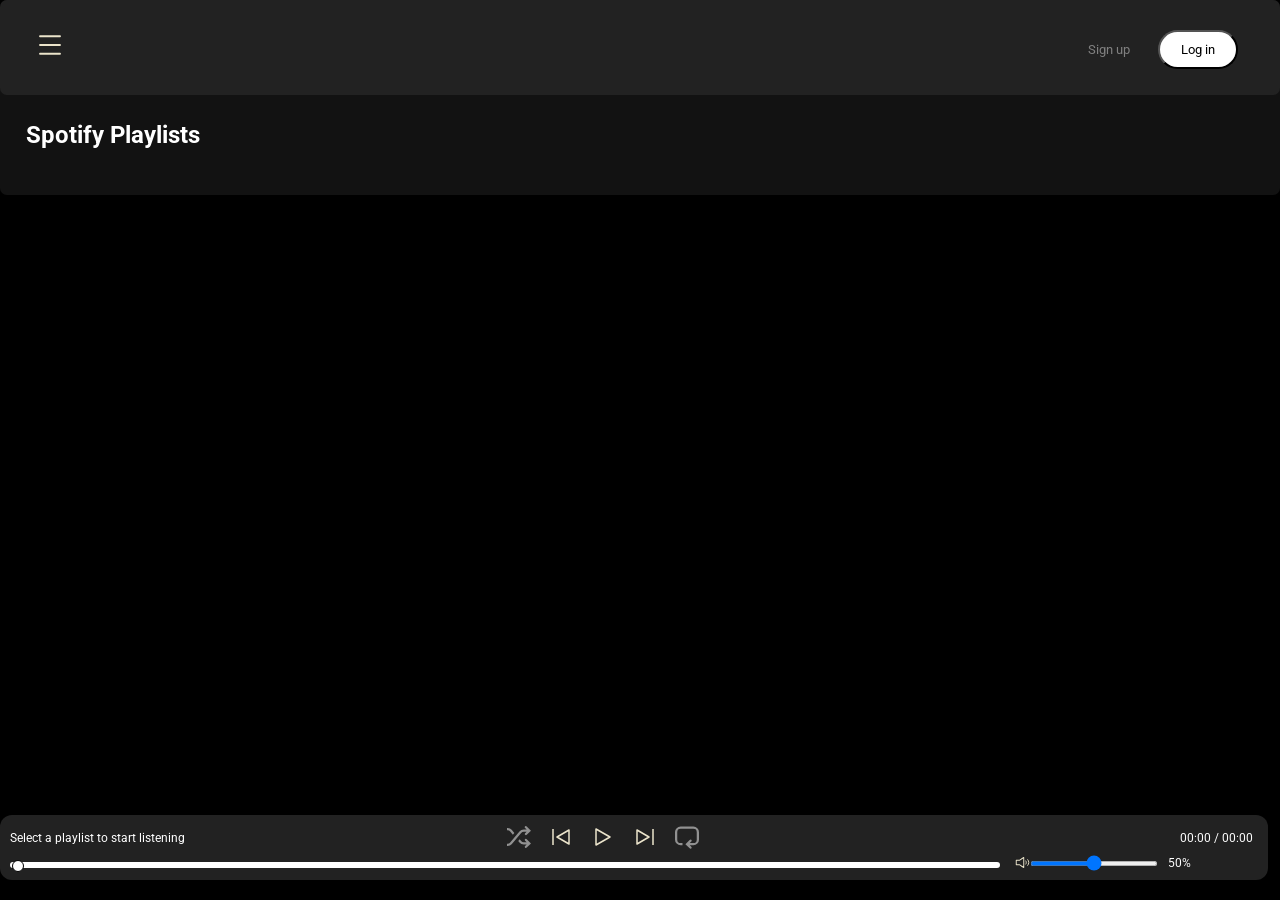
<file: index.html>
<!DOCTYPE html>
<html lang="en">

<head>
    <meta charset="UTF-8">
    <meta name="viewport" content="width=device-width, initial-scale=1.0">

    <title>Spotify - Webplayer: Music for everyone</title>

    <meta name="description"
        content="Listen to your favorite music online with Spotify Webplayer. Enjoy a seamless music experience on any device.">
    <meta name="keywords" content="Spotify, web player, music, online music, playlists, artists">
    <meta name="author" content="Abhishek Singh">

    <!-- Stylesheets -->
    <link rel="stylesheet" href="css/style.css">
    <link rel="stylesheet" href="css/utilities.css">
    <link rel="stylesheet" href="css/responsive.css">
    <link rel="icon" href="favicon.ico" type="image/x-icon">
</head>

<body>
<div class="container bg-black flex">

    <!-- =====================
         LEFT SIDEBAR
         ===================== -->
    <aside class="left">
        <button class="close invert" aria-label="Close sidebar">
            <img src="img/close.svg" alt="">
        </button>

        <img class="invert logo" width="150" src="img/logo.svg" alt="Spotify Logo">

        <!-- Navigation -->
        <nav class="home bg-grey rounded m-1 p-1">
            <ul>
                <li>
                    <img class="home invert" src="img/home.svg"> Home
                </li>
                <li>
                    <img class="search invert" src="img/search.svg"> Search
                </li>
            </ul>
        </nav>

        <!-- Library -->
        <section class="library bg-grey rounded m-1 p-1">
            <div class="heading flex">
                <img class="invert" src="img/playlist.svg">
                <h2>Your Library</h2>
            </div>

            <!-- Song List (EMPTY BY DEFAULT) -->
            <div class="songList">
                <ul id="songList">
                    <li>Select a playlist to view songs</li>
                </ul>
            </div>

            <!-- Footer Links -->
            <footer class="footer">
                <a href="https://www.spotify.com/jp/legal/">Legal</a>
                <a href="https://www.spotify.com/jp/privacy/">Privacy Center</a>
                <a href="https://www.spotify.com/jp/legal/privacy-policy/">Privacy Policy</a>
                <a href="https://www.spotify.com/jp/legal/cookies-policy/">Cookies</a>
                <a href="https://www.spotify.com/jp/legal/privacy-policy/#s3">About Ads</a>
                <a href="https://www.spotify.com/jp/accessibility/">Accessibility</a>
            </footer>
        </section>
    </aside>

    <!-- =====================
         RIGHT CONTENT
         ===================== -->
    <main class="right bg-grey rounded">

        <!-- Header -->
        <header class="rounded p-1 flex header">
            <div class="nav flex arrowburger">
                <img class="hamburger" src="img/hamburger.svg">

                <!-- Arrows -->
                <svg class="arrows" width="24" height="24" viewBox="0 0 24 24">
                    <path d="M15 6L9.70711 11.2929C9.37377 11.6262 9.20711 11.7929 9.20711 12C9.20711 12.2071 9.37377 12.3738 9.70711 12.7071L15 18"
                        stroke="#ffffff" stroke-width="1.5" stroke-linecap="round" stroke-linejoin="round"/>
                </svg>

                <svg class="arrows" width="24" height="24" viewBox="0 0 24 24">
                    <path d="M9 18L14.2929 12.7071C14.6262 12.3738 14.7929 12.2071 14.7929 12C14.7929 11.7929 14.6262 11.6262 14.2929 11.2929L9 6"
                        stroke="#ffffff" stroke-width="1.5" stroke-linecap="round" stroke-linejoin="round"/>
                </svg>
            </div>

            <div class="button">
                <button class="signupBtn">Sign up</button>
                <button class="loginBtn"
                    onclick="window.location.href='loginindex.html'">Log in</button>
            </div>
        </header>

        <!-- Playlist Cards -->
        <section class="spotifyPlaylists">
            <h1>Spotify Playlists</h1>
            <div class="cardContainer flex">
                <!-- Cards injected by JS -->
            </div>
        </section>

        <!-- =====================
             PLAYER BAR
             ===================== -->
        <section class="playbar">

            <div class="flex aboveBar">
                <!-- Inactive state text -->
                <div class="songInfo">Select a playlist to start listening</div>

                <div class="invert songButton">
                    <img id="shuffle" src="img/shuffle.svg">
                    <img id="previous" src="img/prevsong.svg">
                    <img id="play" src="img/play.svg">
                    <img id="next" src="img/nextsong.svg">
                    <img id="loop" src="img/loop.svg">
                </div>

                <div class="songTimer">00:00 / 00:00</div>
            </div>

            <div class="belowBar flex">
                <div class="seekbar">
                    <div class="circle"></div>
                </div>

                <div class="volume-control-container">
                    <img id="unmute" class="invert" src="img/volume.svg">
                    <input type="range" id="volume-slider" min="0" max="100" value="50">
                    <span id="volume-display">50%</span>
                </div>
            </div>
        </section>
    </main>
</div>

<script src="js/script1.js" defer></script>
</body>
</html>
</file>
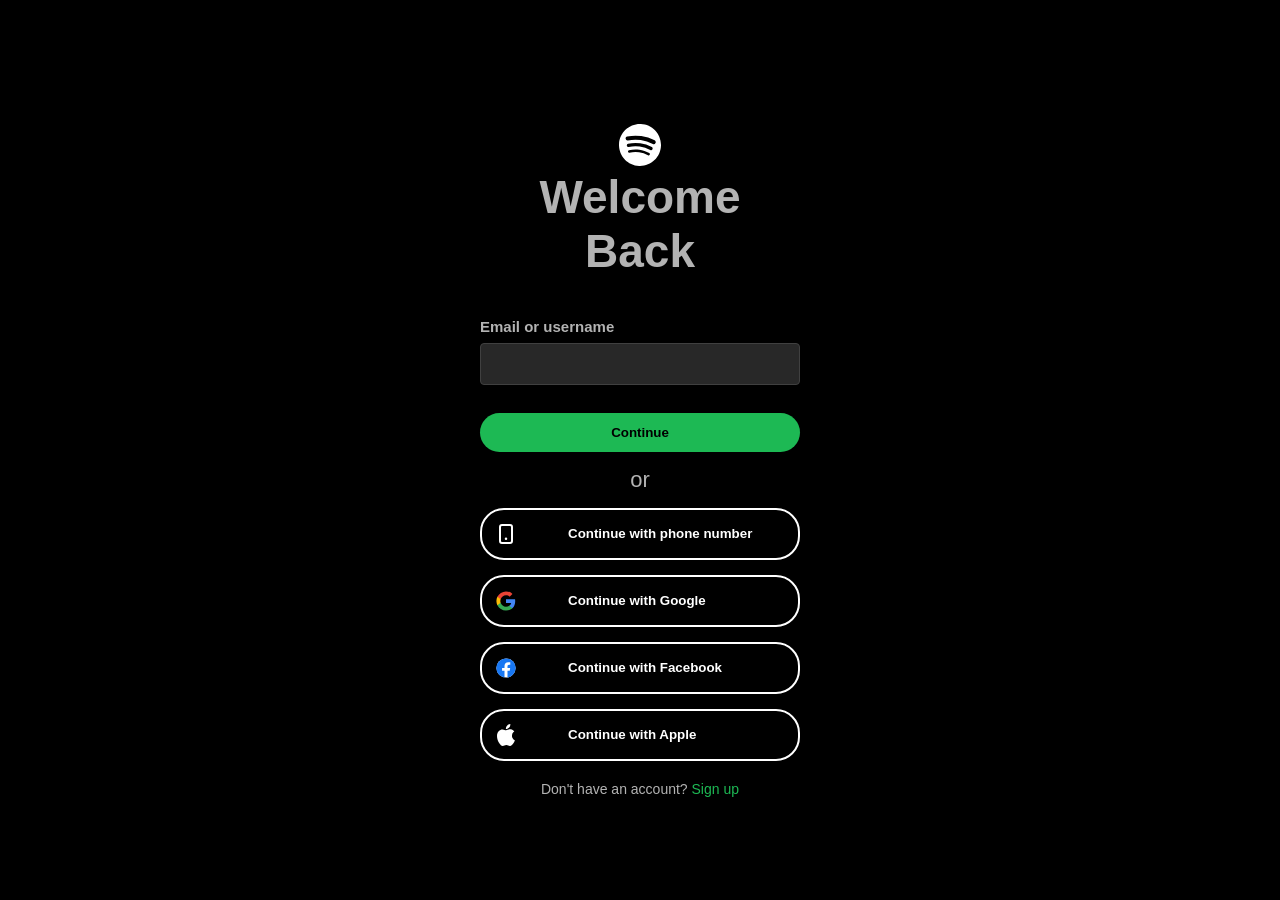
<file: loginindex.html>
<!DOCTYPE html>
<html lang="en">
<head>
    <meta charset="UTF-8">
    <meta name="viewport" content="width=device-width, initial-scale=1.0">
    <title>Spotify Login</title>
    <link rel="stylesheet" href="css/styleslogin.css">
</head>
<body>
    <div class="container">
        <div class="logo">
            <svg role="img" viewBox="0 0 24 24" class="spotify" aria-hidden="false" style="--encore-logo-fill-color:var(--decorative-base)" height="100%" data-encore-id="logoSpotify"><title>Spotify</title><path d="M13.427.01C6.805-.253 1.224 4.902.961 11.524.698 18.147 5.853 23.728 12.476 23.99c6.622.263 12.203-4.892 12.466-11.514S20.049.272 13.427.01m5.066 17.579a.717.717 0 0 1-.977.268 14.4 14.4 0 0 0-5.138-1.747 14.4 14.4 0 0 0-5.42.263.717.717 0 0 1-.338-1.392c1.95-.474 3.955-.571 5.958-.29 2.003.282 3.903.928 5.647 1.92a.717.717 0 0 1 .268.978m1.577-3.15a.93.93 0 0 1-1.262.376 17.7 17.7 0 0 0-5.972-1.96 17.7 17.7 0 0 0-6.281.238.93.93 0 0 1-1.11-.71.93.93 0 0 1 .71-1.11 19.5 19.5 0 0 1 6.94-.262 19.5 19.5 0 0 1 6.599 2.165c.452.245.62.81.376 1.263m1.748-3.551a1.147 1.147 0 0 1-1.546.488 21.4 21.4 0 0 0-6.918-2.208 21.4 21.4 0 0 0-7.259.215 1.146 1.146 0 0 1-.456-2.246 23.7 23.7 0 0 1 8.034-.24 23.7 23.7 0 0 1 7.657 2.445c.561.292.78.984.488 1.546m13.612-.036-.832-.247c-1.67-.495-2.14-.681-2.14-1.353 0-.637.708-1.327 2.264-1.327 1.539 0 2.839.752 3.51 1.31.116.096.24.052.24-.098V6.935c0-.097-.027-.15-.098-.203-.83-.62-2.272-1.07-3.723-1.07-2.953 0-4.722 1.68-4.722 3.59 0 2.157 1.371 2.91 3.626 3.546l.973.274c1.689.478 1.998.902 1.998 1.556 0 1.097-.831 1.433-2.07 1.433-1.556 0-3.457-.911-4.35-2.025-.08-.098-.177-.053-.177.062v2.423c0 .097.01.141.08.22.743.814 2.52 1.53 4.59 1.53 2.546 0 4.456-1.485 4.456-3.784 0-1.787-1.052-2.865-3.625-3.635m10.107-1.76c-1.68 0-2.653 1.026-3.219 2.052V9.376c0-.08-.044-.124-.124-.124h-2.22c-.079 0-.123.044-.123.124V20.72c0 .08.044.124.124.124h2.22c.079 0 .123-.044.123-.124v-4.536c.566 1.025 1.521 2.034 3.237 2.034 2.264 0 3.89-1.955 3.89-4.581s-1.644-4.545-3.908-4.545m-.654 6.986c-1.185 0-2.211-1.167-2.618-2.458.407-1.362 1.344-2.405 2.618-2.405 1.211 0 2.051.92 2.051 2.423s-.84 2.44-2.051 2.44m40.633-6.826h-2.264c-.08 0-.115.017-.15.097l-2.282 5.483-2.29-5.483c-.035-.08-.07-.097-.15-.097h-3.661v-.584c0-.955.645-1.397 1.476-1.397.496 0 1.035.256 1.415.486.089.053.15-.008.115-.088l-.796-1.901a.26.26 0 0 0-.124-.133c-.389-.203-1.025-.38-1.644-.38-1.875 0-2.954 1.432-2.954 3.254v.743h-1.503c-.08 0-.124.044-.124.124v1.768c0 .08.044.124.124.124h1.503v6.668c0 .08.044.123.124.123h2.264c.08 0 .124-.044.124-.123v-6.668h1.936l2.812 6.11-1.512 3.325c-.044.098.009.142.097.142h2.414c.08 0 .116-.018.15-.097l4.997-11.355c.035-.08-.009-.141-.097-.141M54.964 9.04c-2.865 0-4.837 2.025-4.837 4.616 0 2.573 1.971 4.616 4.837 4.616 2.856 0 4.846-2.043 4.846-4.616 0-2.591-1.99-4.616-4.846-4.616m.008 7.065c-1.37 0-2.343-1.043-2.343-2.45 0-1.405.973-2.449 2.343-2.449 1.362 0 2.335 1.043 2.335 2.45 0 1.406-.973 2.45-2.335 2.45m33.541-6.334a1.24 1.24 0 0 0-.483-.471 1.4 1.4 0 0 0-.693-.17q-.384 0-.693.17a1.24 1.24 0 0 0-.484.471q-.174.302-.174.681 0 .375.174.677.175.3.484.471t.693.17.693-.17.483-.471.175-.676q0-.38-.175-.682m-.211 1.247a1 1 0 0 1-.394.39 1.15 1.15 0 0 1-.571.14 1.16 1.16 0 0 1-.576-.14 1 1 0 0 1-.391-.39 1.14 1.14 0 0 1-.14-.566q0-.316.14-.562t.391-.388.576-.14q.32 0 .57.14.253.141.395.39t.142.565q0 .312-.142.56m-19.835-5.78c-.85 0-1.468.6-1.468 1.396s.619 1.397 1.468 1.397c.866 0 1.485-.6 1.485-1.397 0-.796-.619-1.397-1.485-1.397m19.329 5.19a.31.31 0 0 0 .134-.262q0-.168-.132-.266-.132-.099-.381-.099h-.588v1.229h.284v-.489h.154l.374.489h.35l-.41-.518a.5.5 0 0 0 .215-.084m-.424-.109h-.26v-.3h.27q.12 0 .184.036a.12.12 0 0 1 .065.116.12.12 0 0 1-.067.111.4.4 0 0 1-.192.037M69.607 9.252h-2.263c-.08 0-.124.044-.124.124v8.56c0 .08.044.123.124.123h2.263c.08 0 .124-.044.124-.123v-8.56c0-.08-.044-.124-.124-.124m-3.333 6.605a2.1 2.1 0 0 1-1.053.257c-.725 0-1.185-.425-1.185-1.362v-3.484h2.211c.08 0 .124-.044.124-.124V9.376c0-.08-.044-.124-.124-.124h-2.21V6.944c0-.097-.063-.15-.15-.08l-3.954 3.113c-.053.044-.07.088-.07.16v1.007c0 .08.044.124.123.124h1.539v3.855c0 2.087 1.203 3.06 2.918 3.06.743 0 1.46-.194 1.884-.442.062-.035.07-.07.07-.133v-1.68c0-.088-.044-.115-.123-.07" transform="translate(-0.95,0)"></path></svg>
            <h1>Welcome Back</h1>
        </div>
            
        <form>
            <div class="form-group">
                <label for="email">Email or username</label>
                <input class="mailbox" type="text" id="email" name="email" required>
            </div>
            
   <!--         <div class="form-group">
                <label for="password">Password</label>
                <input type="password" id="password" name="password" required>
            </div> -->
            
<button class="submitbutton" type="button"
  onclick="alert('login successful !!'); location.href='index.html';">
  Continue
</button>

            <span class="or" data-encore-id="text">or</span>
            <button class="orbutton" type="submit"><svg data-encore-id="icon" role="img" aria-hidden="true" class="invert svg" viewBox="0 0 24 24"><path d="M5 5a3 3 0 0 1 3-3h8a3 3 0 0 1 3 3v14a3 3 0 0 1-3 3H8a3 3 0 0 1-3-3zm3-1a1 1 0 0 0-1 1v14a1 1 0 0 0 1 1h8a1 1 0 0 0 1-1V5a1 1 0 0 0-1-1z"></path><path d="M13.25 16.75a1.25 1.25 0 1 1-2.5 0 1.25 1.25 0 0 1 2.5 0"></path></svg>Continue with phone number</button>
            <button class="orbutton" type="submit"><svg class="svg" width="25" height="24" viewBox="0 0 25 24" fill="none" xmlns="http://www.w3.org/2000/svg"><path fill-rule="evenodd" clip-rule="evenodd" d="M22.1 12.2272C22.1 11.5182 22.0364 10.8363 21.9182 10.1818H12.5V14.05H17.8818C17.65 15.3 16.9455 16.3591 15.8864 17.0682V19.5772H19.1182C21.0091 17.8363 22.1 15.2727 22.1 12.2272Z" fill="#4285F4"></path><path fill-rule="evenodd" clip-rule="evenodd" d="M12.4998 21.9999C15.1998 21.9999 17.4635 21.1045 19.118 19.5772L15.8862 17.0681C14.9907 17.6681 13.8453 18.0227 12.4998 18.0227C9.89529 18.0227 7.69075 16.2636 6.90439 13.8999H3.56348V16.4908C5.20893 19.759 8.59075 21.9999 12.4998 21.9999Z" fill="#34A853"></path><path fill-rule="evenodd" clip-rule="evenodd" d="M6.90455 13.9C6.70455 13.3 6.59091 12.6591 6.59091 12C6.59091 11.3409 6.70455 10.7 6.90455 10.1V7.50909H3.56364C2.88636 8.85909 2.5 10.3864 2.5 12C2.5 13.6136 2.88636 15.1409 3.56364 16.4909L6.90455 13.9Z" fill="#FBBC05"></path><path fill-rule="evenodd" clip-rule="evenodd" d="M12.4998 5.97727C13.968 5.97727 15.2862 6.48182 16.3226 7.47273L19.1907 4.60455C17.4589 2.99091 15.1953 2 12.4998 2C8.59075 2 5.20893 4.24091 3.56348 7.50909L6.90439 10.1C7.69075 7.73636 9.89529 5.97727 12.4998 5.97727Z" fill="#EA4335"></path></svg>Continue with Google</button>
            <button class="orbutton" type="submit"><svg class="svg" width="25" height="24" viewBox="0 0 25 24" fill="none" xmlns="http://www.w3.org/2000/svg"><circle cx="12.5" cy="12" r="10" fill="white"></circle><path d="M22.5 12C22.5 6.477 18.023 2 12.5 2C6.977 2 2.5 6.477 2.5 12C2.5 16.991 6.157 21.128 10.938 21.878V14.891H8.398V12H10.938V9.797C10.938 7.291 12.43 5.907 14.715 5.907C15.808 5.907 16.953 6.102 16.953 6.102V8.562H15.693C14.45 8.562 14.063 9.333 14.063 10.125V12H16.836L16.393 14.89H14.063V21.878C18.843 21.128 22.5 16.991 22.5 12Z" fill="#1877F2"></path></svg>Continue with Facebook</button>
            <button class="orbutton" type="submit"><svg class="svg" width="24" height="24" viewBox="0 0 24 24" fill="none" xmlns="http://www.w3.org/2000/svg"><path d="M15.195 4.513C15.873 3.69 16.351 2.567 16.351 1.433C16.351 1.278 16.341 1.123 16.318 1C15.206 1.044 13.872 1.734 13.083 2.668C12.449 3.379 11.871 4.513 11.871 5.647C11.871 5.825 11.905 5.991 11.916 6.047C11.982 6.058 12.094 6.08 12.216 6.08C13.206 6.08 14.45 5.413 15.195 4.513ZM15.973 6.313C14.317 6.313 12.961 7.325 12.093 7.325C11.171 7.325 9.97 6.38 8.525 6.38C5.779 6.38 3 8.648 3 12.918C3 15.586 4.023 18.398 5.301 20.211C6.391 21.744 7.347 23 8.725 23C10.081 23 10.682 22.1 12.371 22.1C14.083 22.1 14.472 22.978 15.973 22.978C17.463 22.978 18.453 21.61 19.397 20.265C20.442 18.72 20.887 17.219 20.897 17.142C20.809 17.119 17.963 15.952 17.963 12.695C17.963 9.871 20.198 8.604 20.331 8.504C18.852 6.381 16.596 6.314 15.973 6.314V6.313Z" fill="white"></path></svg>Continue with Apple</button>


        </form>
        
        <div class="signup-link">
            Don't have an account? <a href="#">Sign up</a>
        </div>
    </div>
</body>
</html>
</file>
<file: css/style.css>
@import url("https://fonts.googleapis.com/css2?family=Lato:wght@700&family=Roboto:ital,wght@0,100;0,300;0,400;0,500;0,700;0,900;1,100;1,300;1,400;1,500;1,700;1,900&display=swap");

/* General styles */
* {
  margin: 0px;
  padding: 0px;
  font-family: "Roboto", sans-serif;
}

li span img{
    height: 15px;
    width: 45px;
}

/* Active state for shuffle and loop buttons */
.active {
    opacity: 1;
    filter: brightness(1.2);
}

#shuffle, #loop {
    opacity: 0.5;
    transition: opacity 0.3s ease;
}

#shuffle.active, #loop.active {
    opacity: 1;
}

body {
  background-color: black;
  color: white;
  max-height: 100vh;
}

/* Left section styles */
.left {
  width: 25vw;
  padding: 10px;
}

/* Header styles */
.header {
  justify-content: space-between;
  background-color: rgb(34, 34, 34);
  height: 75px;
}

.header > * {
  padding: 20px;
}

/* Right section styles */
.right {
  width: 72vw;
  margin: 16px 0px;
  position: relative;
}

/* Home section styles */
.home ul li {
  width: 20px;
  display: flex;
  padding: 10px;
  font-weight: bold;
  gap: 15px;
  cursor: pointer;
  padding-top: 15px;
  list-style: none;
}

/* Library section styles */
.library {
    min-height: 74vh;
    position: relative;
}

.heading {
  width: 100%;
  display: flex;
  padding-top: 14px;
  padding: 23px 14px;
  align-items: center;
  font-size: 13px;
  font-weight: bold;
  gap: 15px;
  padding-top: 15px;
}

.heading img {
  width: 30px;
}

.footer {
  position: absolute;
  bottom: 0px;
  padding: 10px;
  display: flex;
  font-size: 58%;
  gap: 10px;
}

.footer a {
  color: gray;
  text-decoration: none;
}

/* Spotify Playlists section styles */
.spotifyPlaylists {
  padding: 16px;
}

.cardContainer {
    display: flex;        /* horizontal layout */
    gap: 10px;            /* spacing between cards */
    flex-wrap: wrap;       /* wrap to next line if needed */
    max-height: 65vh;      /* scrollable height */
    overflow-y: auto;      /* vertical scroll */
    margin: 10px;
}

.card {
  width: 180px;
  padding: 10px;
  position: relative;
  border-radius: 5px;
  background-color: #252525;
}

.card:hover {
  background-color: black;
}

.card:hover .greenPB {
  cursor: pointer;
  opacity: 1;
  transform: translateY(-5px);
}

.card img {
  width: 100%;
  border-radius: 5px;
  object-fit: contain;
}

.greenPB {
  position: absolute;
  max-width: 48px;
  opacity: 0;
  transition: all 0.1s ease-out;
  right: 7px;
  top: 163px;
}

.songList {
    background: #121212;
    height: 495px;
    overflow-y: auto;
    padding: 10px;
    border-radius: 6px;
    margin-bottom: 20px;
}

    .songList ul {
        list-style: none;
        padding: 0;
        margin: 0;
    }

    .songList li {
        padding: 8px 5px;
        border-bottom: 1px solid #444;
        cursor: pointer;
        transition: 0.2s;
    }

    .songList li:hover {
        background: #3a3a3a;
    }


/* Button styles */
.button > * {
  margin: 0 12px;
}

.signupBtn {
  background-color: rgb(34, 34, 34);
  color: gray;
  border: none;
  outline: none;
}

.signupBtn:hover {
  color: white;
  cursor: pointer;
  font-weight: bold;
  transform: scale(1.05);
}

.loginBtn {
  background-color: white;
  color: black;
  width: 80px;
  padding: 10px;
  border-radius: 21px;
}

.loginBtn:hover {
  font-weight: bold;
  cursor: pointer;
  transform: scale(1.05);
}

/* Playbar styles */
.playbar {
    position: fixed;
    bottom: 20px;
    width: 70.66vw;
    border-radius: 12px;
    background-color: rgb(34, 34, 34);
    padding: 10px;
}

.songButton {
  display: inline-flex;
  gap: 18px;
  padding: 0px 45px;
}

#shuffle {
    height: 24px;
    width: 24px;
}

#loop {
    height: 24px;
    width: 24px;
}

/* SongList styles */
.songList ul {
  padding: 0px 10px;
  height: 470px;
}

.songList ul li {
  display: flex;
  gap: 10px;
  cursor: pointer;
  justify-content: space-between;
  border: 1px solid white;
  margin: 12px 0px;
  padding: 13px;
  border-radius: 5px;
}

.playNow {
  margin: -4px;
}

.playNow img {
  margin-left: -10px;
}

.playNow span {
  font-size: 15px;
  width: 65px;
  padding: 12px;
}

.songName {
  font-size: small;
  overflow-wrap: break-word;
  width: 155px;
}

/* Seekbar styles */
.seekbar {
  background-color: white;
  border: 2px solid white;
  margin-top: 10px;
  height: 2px;
  width: 77vw;
  cursor: pointer;
  border-radius: 10px;
}

.circle {
  width: 10px;
  height: 10px;
  border-radius: 50%;
  border: 1px solid black;
  background-color: white;
  transition: left 0.5s;
  left: 0%;
  position: relative;
  top: -4px;
}

.songButton img {
  cursor: pointer;
}

/* Song Info styles */
.songInfo {
  font-size: 12px;
  display: inline-block;
  width: 40%;
  padding-top: 6px;
  white-space: nowrap;
  overflow: hidden;
  text-overflow: ellipsis;
}

.volume-control-container {
  display: flex;
  align-items: center;
  cursor: pointer;
}

.belowBar {
  align-items: center;
  justify-self: space-between;
}

.volume-control-container img {
  height: 15px;
  margin-top: 6px;
}

#volume-slider {
  width: 10vw;
  height: 5px;
  cursor: pointer;
  margin-top: 7px;
}

#volume-display {
  margin-left: 10px;
  font-size: 12px;
  margin-top: 7px;
}

.belowBar {
  gap: 15px;
}

.spotifyPlaylists h1 {
  padding: 10px;
}

/* Song Timer styles */
.songTimer {
  font-size: 12px;
  display: inline-flex;
  justify-content: right;
  width: 45%;
  padding-top: 6px;
  padding-right: 5px;
}

.close {
  display: none;
}

.hamburger {
  display: none;
  height: 30px;
  width: 30px;
  cursor: pointer;
  filter: invert(1);
}
</file>
<file: css/utilities.css>
/* Invert filter */
.invert {
  filter: invert(1);
}

/* Flexbox */
.flex {
  display: flex;
}

/* Rounded corners */
.rounded {
  border-radius: 7px;
}

/* Margin */
.m-1 {
  margin: 5px;
}

/* Padding */
.p-1 {
  padding: 10px;
}

/* Background colors */
.bg-grey {
  background-color: #121212;
}

.bg-black {
  background-color: black;
  color: white;
}

/* Justify content */
.justify-content {
  justify-content: center;
}

/* Align items */
.items-center {
  align-items: center;
}

/* Border */
.border {
  border: 2px solid green;
  color: white;
  margin: 3px;
}

/* Scrollbar styles */
::-webkit-scrollbar {
  width: 12px;
  /* Adjust width for vertical scrollbar */
  height: 12px;
  /* Adjust height for horizontal scrollbar */
}

::-webkit-scrollbar-track {
  background: black;
  /* Black background for the track */
  border-radius: 10px;
  /* Rounded corners for the track */
}

::-webkit-scrollbar-thumb {
  background: rgb(45, 44, 44);
  /* Dark grey for the thumb */
  border-radius: 10px;
  /* Rounded corners for the thumb */
}

::-webkit-scrollbar-thumb:hover {
  background: grey;
  /* Slightly lighter grey on hover */
}
</file>
<file: css/responsive.css>
@media (max-width: 1400px) {
  /* Left panel (Sidebar) */
  .left {
    position: absolute;
    left: -110%; /* Starts off-screen */
    transition: all 0.3s ease-in-out; /* Smooth transition for sliding in/out */
    border-radius: 10px;
    z-index: 1;
    background-color: black;
    width: 375px;
  }

  .left.open {
    left: 0%; /* Slide in when open */
  }

  /* Right section (Main content area) */
  .right {
    width: 100vw; /* Full width */
    margin: 0;
    position: relative;
    transition: all 0.3s ease-in-out; /* Smooth transition for resizing */
  }

  /* Card styling */
  .card {
    width: 140px;
    padding: 10px;
    position: relative;
    font-size: 14px; /* Slightly larger font for better readability */
    line-height: 1.4; /* Improved line spacing for better visual hierarchy */
    border-radius: 8px; /* More rounded corners */
    background-color: #252525;
    color: white; /* Improved text visibility */
    box-shadow: 0 4px 6px rgba(0, 0, 0, 0.2); /* Subtle shadow for depth */
    transition: transform 0.2s ease; /* Smooth hover effect */
  }

  .card:hover {
    transform: translateY(-5px); /* Slight lift effect on hover */
  }

  /* Song list styling */
  .songList ul {
        padding: 0px 10px;
        overflow-y: auto;
        height: 475px;
        margin-bottom: 20px;
  }

  /* Close button styling */
  .left .close {
    filter: invert(1);
    position: absolute;
    right: 23px;
    top: 17px;
    cursor: pointer;
    height: 25px;
    width: 25px; /* Ensure the close button is square */
    border-radius: 50%; /* Circular button */
    display: flex;
    justify-content: center;
    align-items: center;
    transition: background-color 0.3s ease; /* Smooth transition */
  }

  /* Hamburger menu */
  .hamburger {
    display: block;

    cursor: pointer;
    width: 40px;
    height: 30px;
  }

  .hamburger span {
    display: block;
    width: 100%;
    height: 5px;
    margin: 6px 0;
    background-color: white; /* Make the hamburger icon white */
    border-radius: 5px;
    transition: transform 0.3s ease; /* Smooth transition for animation */
  }

  /* Arrows visibility */
  .arrows {
    display: none; /* Hide arrows on smaller screens */
  }

  /* Adjust the playbar */
  .playbar {
    width: 97.5vw; /* Adjust the width of the playbar */
  }
}
</file>
<file: css/styleslogin.css>
* {
    margin: 0;
    padding: 0;
    box-sizing: border-box;
}

body {
    background: black;
    font-family: -apple-system, BlinkMacSystemFont, 'Segoe UI', Roboto, Oxygen, Ubuntu, Cantarell, sans-serif;
    display: flex;
    justify-content: center;
    align-items: center;
    min-height: 100vh;
}

.orbutton {
    width: 100%;
    display: flex;
    align-items: center;
    padding: 12px;
    background: black;
    color: white;
    border: 2px solid white;
    border-radius: 24px;
    font-weight: bold;
    cursor: pointer;
    margin-top: 15px;
    transition: background 0.3s;
}

.or {
    display: block;
    text-align: center;
    color: #B3B3B3;
    font-size: 22px;
    margin-top: 15px;
}
.container {
    width: 100%;
    max-width: 400px;
    padding: 40px;
}

.logo {
    text-align: center;
    margin-bottom: 40px;
}

.logo h1 {
    color: #B3B3B3;
    font-size: 46px;
    font-weight: bold;
}

h2 {
    color: white;
    margin-bottom: 30px;
    font-size: 24px;
}

.mailbox {
    margin-bottom: -13px;
}

.submitbutton {
    margin-top: 20px;
    background-color: #1DB954;
    color: black;
}

.svg {
    width: 24px;
    height: 24px;
    margin-right: 50px; 
    vertical-align: middle;
}

.invert {
    filter: invert();
}

.form-group {
    margin-bottom: 20px;
    font-weight: bold;
}

label {
    display: block;
    color: #B3B3B3;
    margin-bottom: 8px;
    font-size: 15px;
}

input {
    width: 100%;
    padding: 12px;
    background: #282828;
    border: 1px solid #404040;
    color: white;
    border-radius: 4px;
    font-size: 14px;
}

input:focus {
    outline: none;
    border-color: #1DB954;
}

button {
    width: 100%;
    padding: 12px;
    background: #1DB954;
    color: white;
    border: none;
    border-radius: 24px;
    font-weight: bold;
    cursor: pointer;
    margin-top: 20px;
    transition: transform 0.2s ease;

}

button:hover {
  transform: scale(1.1);
}


.signup-link {
    text-align: center;
    margin-top: 20px;
    color: #B3B3B3;
    font-size: 14px;
}

.signup-link a {
    color: #1DB954;
    text-decoration: none;
}

.spotify{
    margin-top: 20px;
    text-align: center;
    width: 42px;
    filter: invert();
}
</file>
